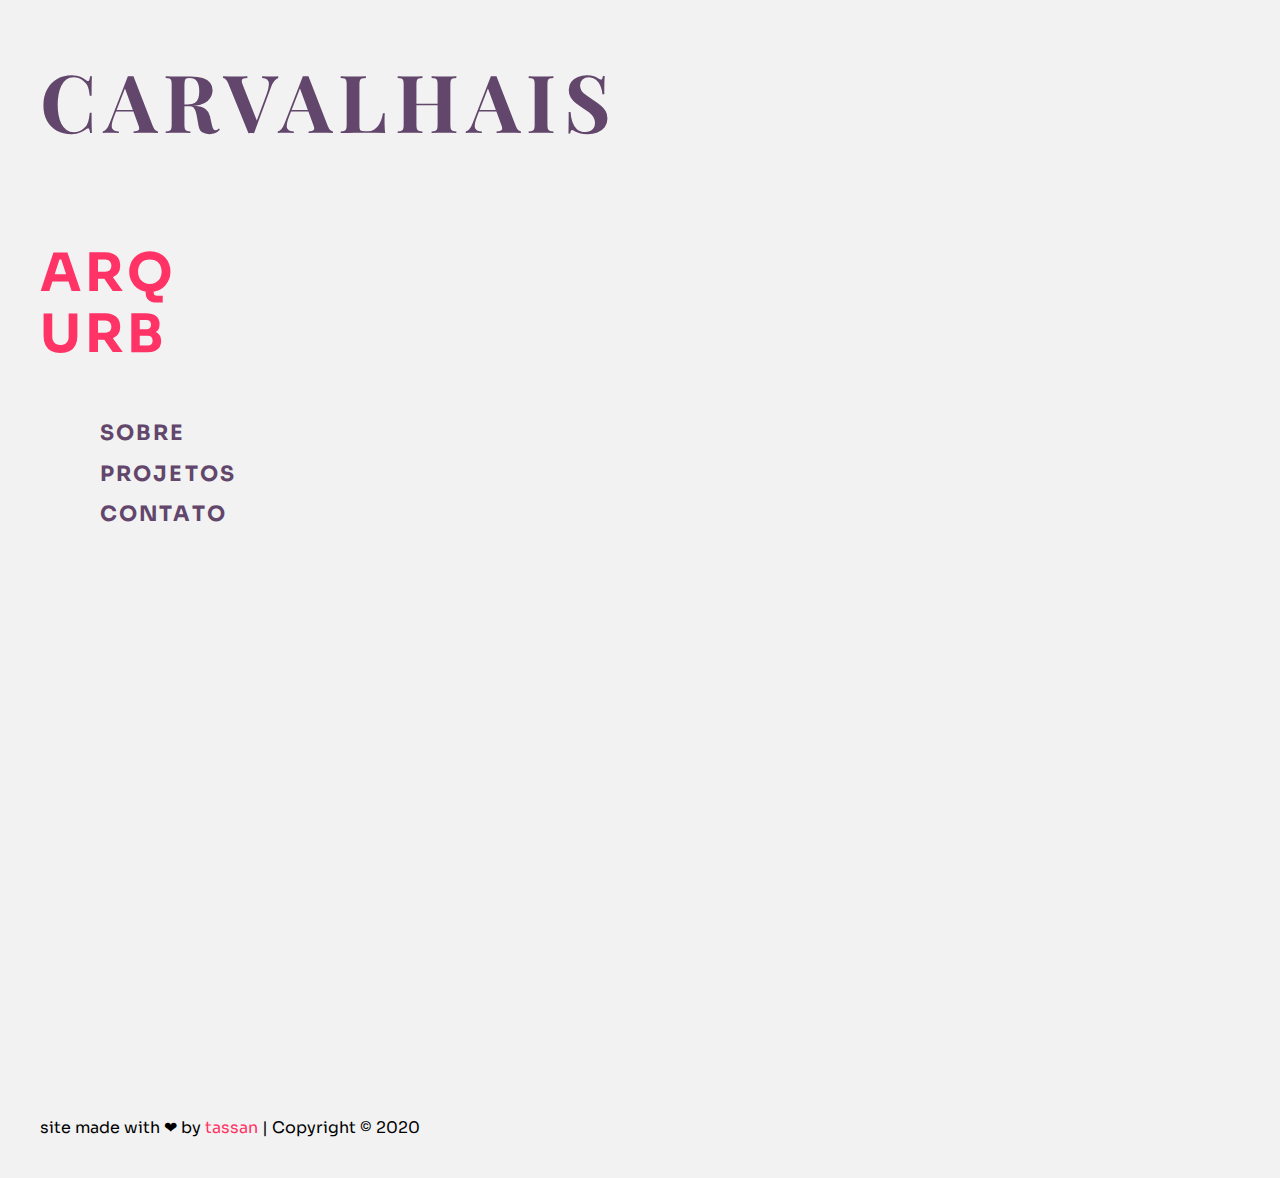
<file: index.html>
<!DOCTYPE html>
<html lang="pt-br">
<head>
    <meta charset="UTF-8">
    <meta name="viewport" content="width=device-width, initial-scale=1.0">
    <link rel="shortcut icon" href="/favicon.ico" type="image/x-icon">
    <link rel="icon" href="/favicon.ico" type="image/x-icon">

    <!-- <link rel="stylesheet" href="https://cdn.jsdelivr.net/npm/bulma@0.9.0/css/bulma.min.css"> -->
    <link href="https://fonts.googleapis.com/css2?family=Playfair+Display:wght@900&family=Sora:wght@100;200;400;500;700&display=swap" rel="stylesheet"> 
    <link rel="stylesheet" href="css/normalize.css">
    <link rel="stylesheet" href="css/style.css">
    <title>Carvalhais | Arquiteto & Urbanista </title>
</head>
<body>
    <header>
        <div class="row">
            <div class="logo"><h1>CARVALHAIS</h1></div>
        </div>
    </header>
    <div class="container">
        <div class="logo-description">
            <h2>
                <span class="custom-red">ARQ</span>
                <br>
                <span class="custom-red">URB</span>
            </h2>   
            <ul class="options"> 
                <li><a href="about/about.html">SOBRE</a></li>
                <li><a href="projects/projects.html">PROJETOS</a></li>
                <li><a href="contact/contact.html">CONTATO</a></li>
            </ul>
        </div>            
    </div>    
    <div>
    <footer class="footer">
        <span> site made with ❤ by <a href="https://tassan.me" target="blank">tassan</a> | Copyright © 2020 </span>
    </footer>
    </div>
</body>
</html>
</file>
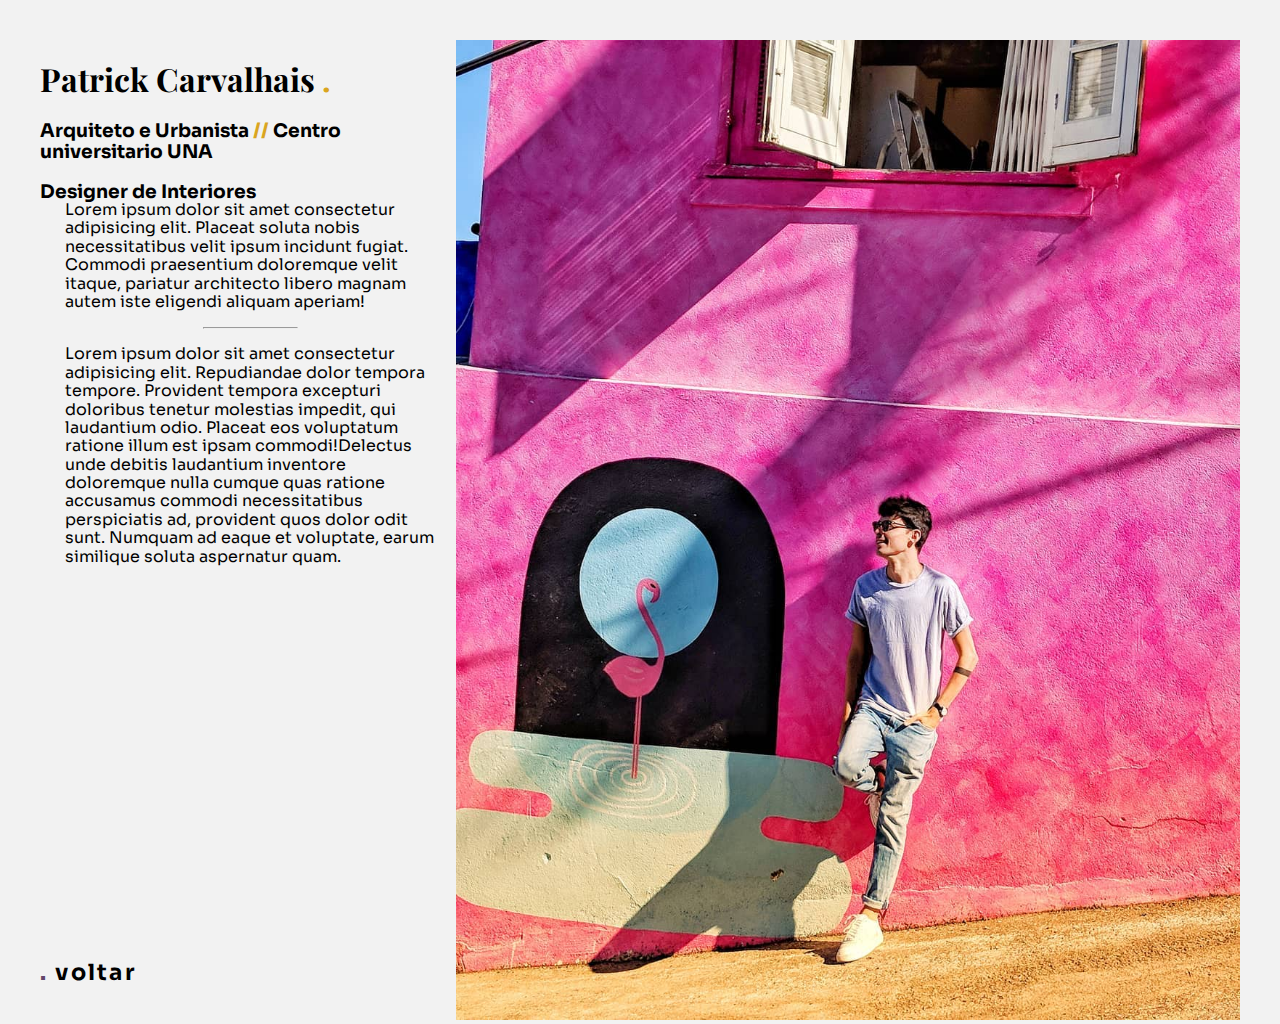
<file: about/about.html>
<!DOCTYPE html>
<html lang="pt-br">
<head>
    <meta charset="UTF-8">
    <meta name="viewport" content="width=device-width, initial-scale=1.0">
    <link rel="shortcut icon" href="/favicon.ico" type="image/x-icon">
    <link rel="icon" href="/favicon.ico" type="image/x-icon">

    <link href="https://fonts.googleapis.com/css2?family=Playfair+Display:wght@900&family=Sora:wght@100;200;400;500;700&display=swap" rel="stylesheet"> 
    <link rel="stylesheet" href="../css/normalize.css">
    <link rel="stylesheet" href="../css/style.css">
    <title>Carvalhais | Arquiteto & Urbanista </title>
</head>
<body>
    <div class="container-about">
        <div class="about">
          <h1>Patrick Carvalhais <span class="custom-yellow">.</span></h1>
          <h3>Arquiteto e Urbanista <span class="custom-yellow">//</span> Centro universitario UNA</h3>
          <h3>Designer de Interiores</h3>
        </div>
        <div class="about-image">
            <img src="../images/profile-2.jpg" alt="">
        </div>
        <div class="about-content">
            <p>Lorem ipsum dolor sit amet consectetur adipisicing elit. Placeat soluta nobis necessitatibus velit ipsum incidunt fugiat. Commodi praesentium doloremque velit itaque, pariatur architecto libero magnam autem iste eligendi aliquam aperiam!</p>
            <hr>
            <p><span>Lorem ipsum dolor sit amet consectetur adipisicing elit. Repudiandae dolor tempora tempore. Provident tempora excepturi doloribus tenetur molestias impedit, qui laudantium odio. Placeat eos voluptatum ratione illum est ipsam commodi!</span><span>Delectus unde debitis laudantium inventore doloremque nulla cumque quas ratione accusamus commodi necessitatibus perspiciatis ad, provident quos dolor odit sunt. Numquam ad eaque et voluptate, earum similique soluta aspernatur quam.</span></p>
          </div>
    </div>
    <footer class="footer">
        <div class="about-back">
            <a href="../index.html"><span class="custom-purple">.</span> voltar</a>
        </div>
    </footer>
</div>
</body>
</html>
</file>
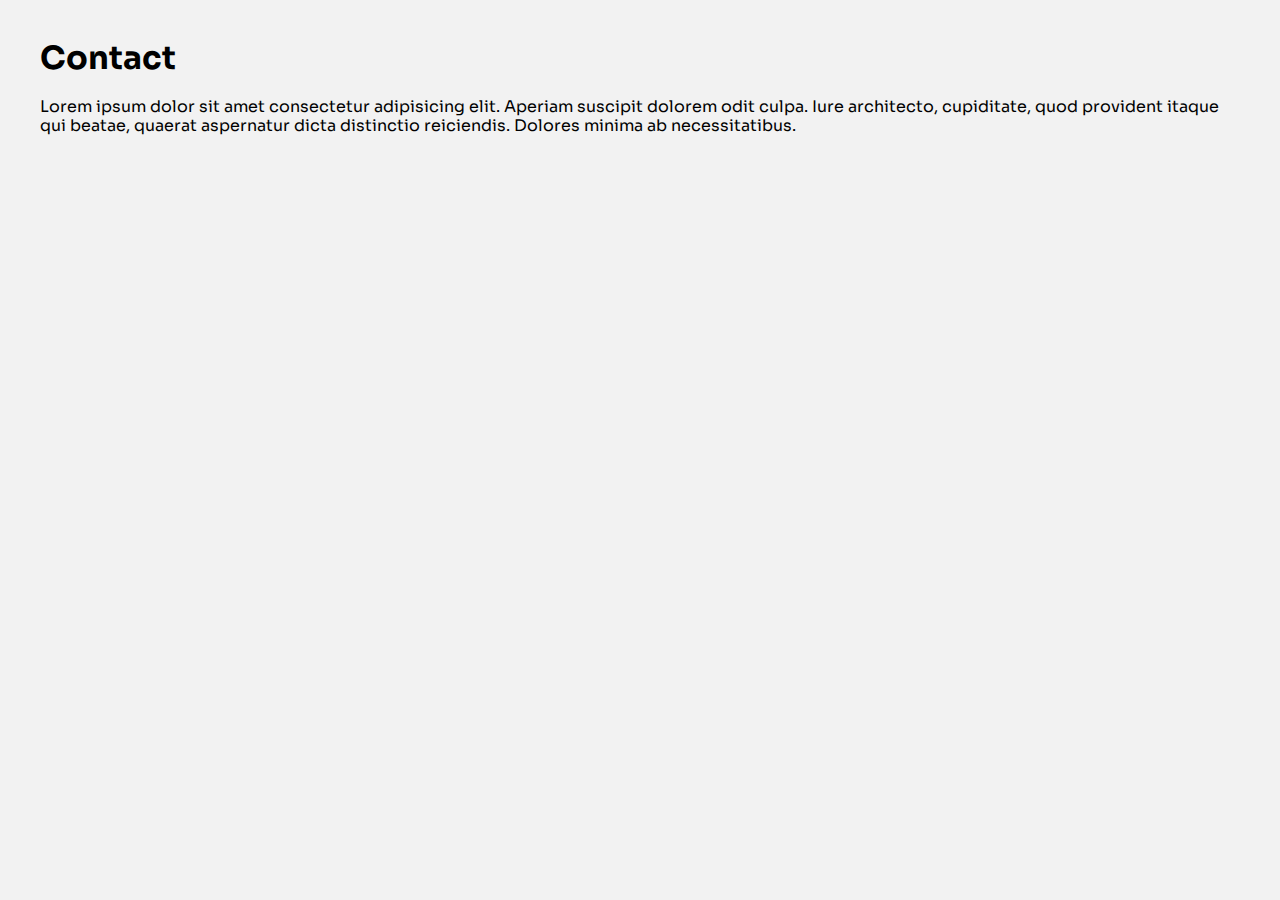
<file: contact/contact.html>
<!DOCTYPE html>
<html lang="pt-br">
<head>
    <meta charset="UTF-8">
    <meta name="viewport" content="width=device-width, initial-scale=1.0">
    <link rel="shortcut icon" href="/favicon.ico" type="image/x-icon">
    <link rel="icon" href="/favicon.ico" type="image/x-icon">

    <link href="https://fonts.googleapis.com/css2?family=Playfair+Display:wght@900&family=Sora:wght@100;200;400;500;700&display=swap" rel="stylesheet"> 
    <link rel="stylesheet" href="../css/normalize.css">
    <link rel="stylesheet" href="../css/style.css">

    <title>Carvalhais | Arquiteto & Urbanista </title>
</head>
<body>
    <h1>Contact</h1>
    <p>Lorem ipsum dolor sit amet consectetur adipisicing elit. Aperiam suscipit dolorem odit culpa. Iure architecto, cupiditate, quod provident itaque qui beatae, quaerat aspernatur dicta distinctio reiciendis. Dolores minima ab necessitatibus.</p>
</body>
</html>
</file>
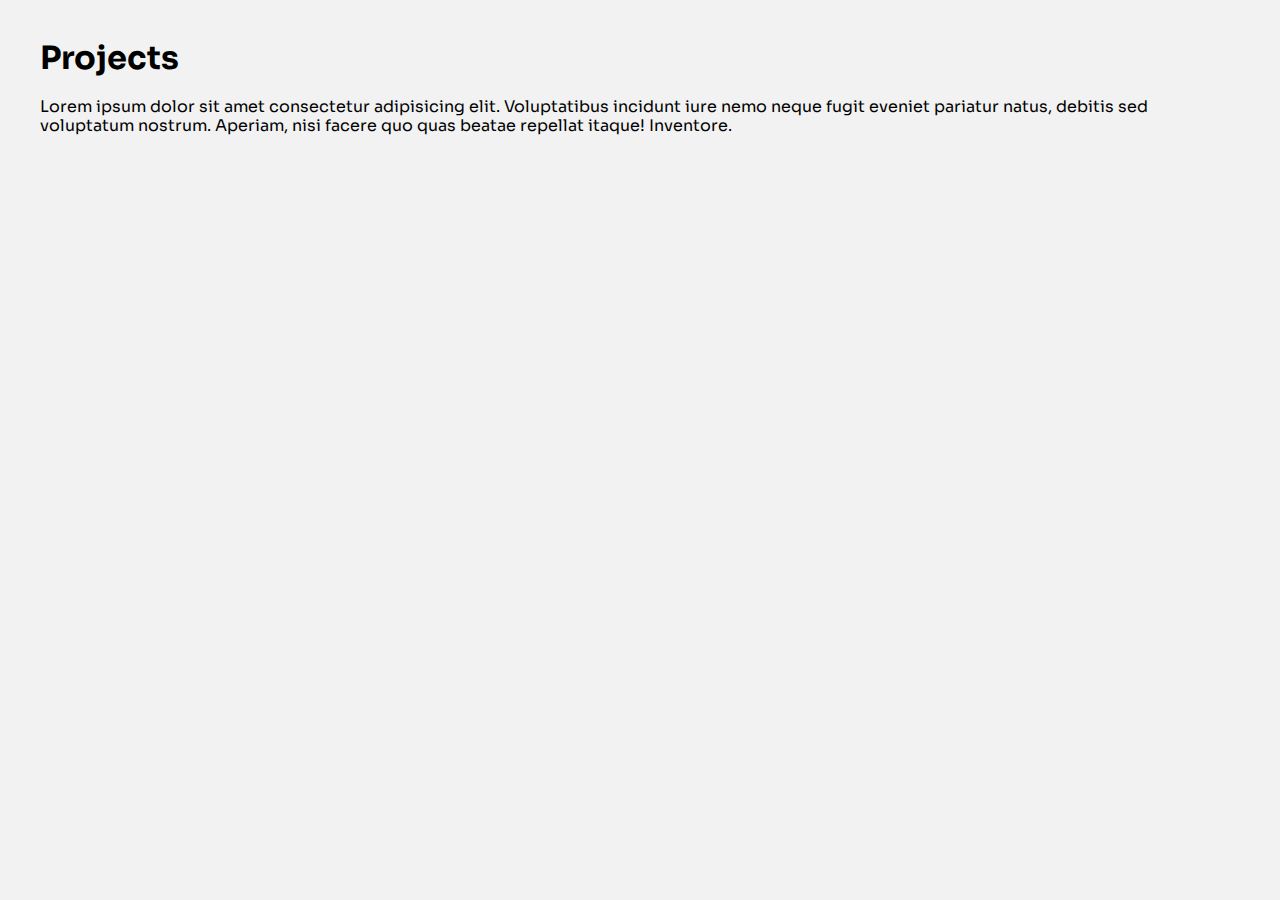
<file: projects/projects.html>
<!DOCTYPE html>
<html lang="pt-br">
<head>
    <meta charset="UTF-8">
    <meta name="viewport" content="width=device-width, initial-scale=1.0">
    <link rel="shortcut icon" href="/favicon.ico" type="image/x-icon">
    <link rel="icon" href="/favicon.ico" type="image/x-icon">

    <link href="https://fonts.googleapis.com/css2?family=Playfair+Display:wght@900&family=Sora:wght@100;200;400;500;700&display=swap" rel="stylesheet"> 
    <link rel="stylesheet" href="../css/normalize.css">
    <link rel="stylesheet" href="../css/style.css">
    <title>Carvalhais | Arquiteto & Urbanista </title>
</head>
<body>
    <h1>Projects</h1>
    <p>Lorem ipsum dolor sit amet consectetur adipisicing elit. Voluptatibus incidunt iure nemo neque fugit eveniet pariatur natus, debitis sed voluptatum nostrum. Aperiam, nisi facere quo quas beatae repellat itaque! Inventore.</p>
</body>
</html>
</file>
<file: css/style.css>
body {
    margin: 40px;
    background-color: #F2F2F2;
    font-family: 'Sora', sans-serif;
}

header {
    height: auto;
    grid-column: 1/3;
}

/* Layout */

.container {
    display: grid;
    grid-template-columns: 2fr 4fr 2fr;
    grid-template-rows: 40vh 40vh 20vh;
    gap: 10px;
}


/* Align */

.content-at-start {
    align-content: flex-start;
}

.content-at-center {
    align-content: center;
}

/* Colors */

.custom-red {
    color: #FF3366;
}

.custom-purple {
    color: #62466B;
}

.custom-yellow {
    color: goldenrod;
}


/* Components */

.footer {
    background-color: inherit;
    bottom: 0;
    width: 100%;
}

.footer > span > a {
    color: #FF3366;
    text-decoration: none;
    font-family: 'Sora', sans-serif;
    transition: ease-in-out 10ms;
}

.footer > span > a:hover {
    text-decoration: none;
    font-family: 'Sora', sans-serif;
    font-style: italic;
}

.logo {
    color: #62466B;
    font-family: 'Playfair Display', serif;
    font-size: 2.5em;
    letter-spacing: .2em;
    top: 25%;
}

.logo-description {
    color: #62466B;
    font-family: 'Sora', sans-serif;
    font-size: 2.2em;
    font-weight: bold;
    letter-spacing: .1em;
}

.options {
    background-color: inherit;
}

.options > li {
    list-style-type: none;
    display: inline;
    padding: 15px;
}

.options > li > a {
    text-align: left;
    font-family: 'Sora', sans-serif;
    font-size: .6em;
    font-weight: bold;
    letter-spacing: .1em;
    text-decoration: none;
    transition: ease-in-out .5s;
    color: #62466B;
    padding: 5px;
}

.options > li > a:hover {
    color: #FF3366;
}
/* About */

.container-about {
    display: grid;
    grid-template-columns: 2fr 2r 4fr 2fr;
    grid-template-rows: 15vh 60vh 25vh;
    gap: 10px;
    grid-template-areas: 
    "h none f"
    "t none f"
    "n none f";
}

.about {
    height: auto;
    grid-column-start: 1;
    grid-column-end: 2;
    grid-row-start: 1;
    grid-row-end: 1;
}

.about > h1 {
    font-family: 'Playfair Display', serif;
}

.about-content {
    grid-column-start: 1;
    grid-column-end: 2;
    grid-row-start: 2;
    grid-row-end: 2;

    padding-left: 25px;
}

.about-content > hr {
    color: goldenrod;
    width: 25%;
}

.about-image {
    grid-column-start: 3;
    grid-column-end: 3;
    grid-area: f;
}

.about-image > img {
    max-height: 980px;
}

.about-back {
    grid-column-start: 1;
    grid-column-end: 1;
    grid-row-start: 3;
    grid-row-end: 3;
    grid-area: n;
}

.about-back > a {
    text-decoration: none;
    color: black;
    font-size: 1.4em;
    font-weight: bolder;
    letter-spacing: .1em;
    bottom: 0;
    float: left;
    transition: ease-in-out .2s;
}

.about-back > a:hover {
    color: #FF3366;
}
</file>
